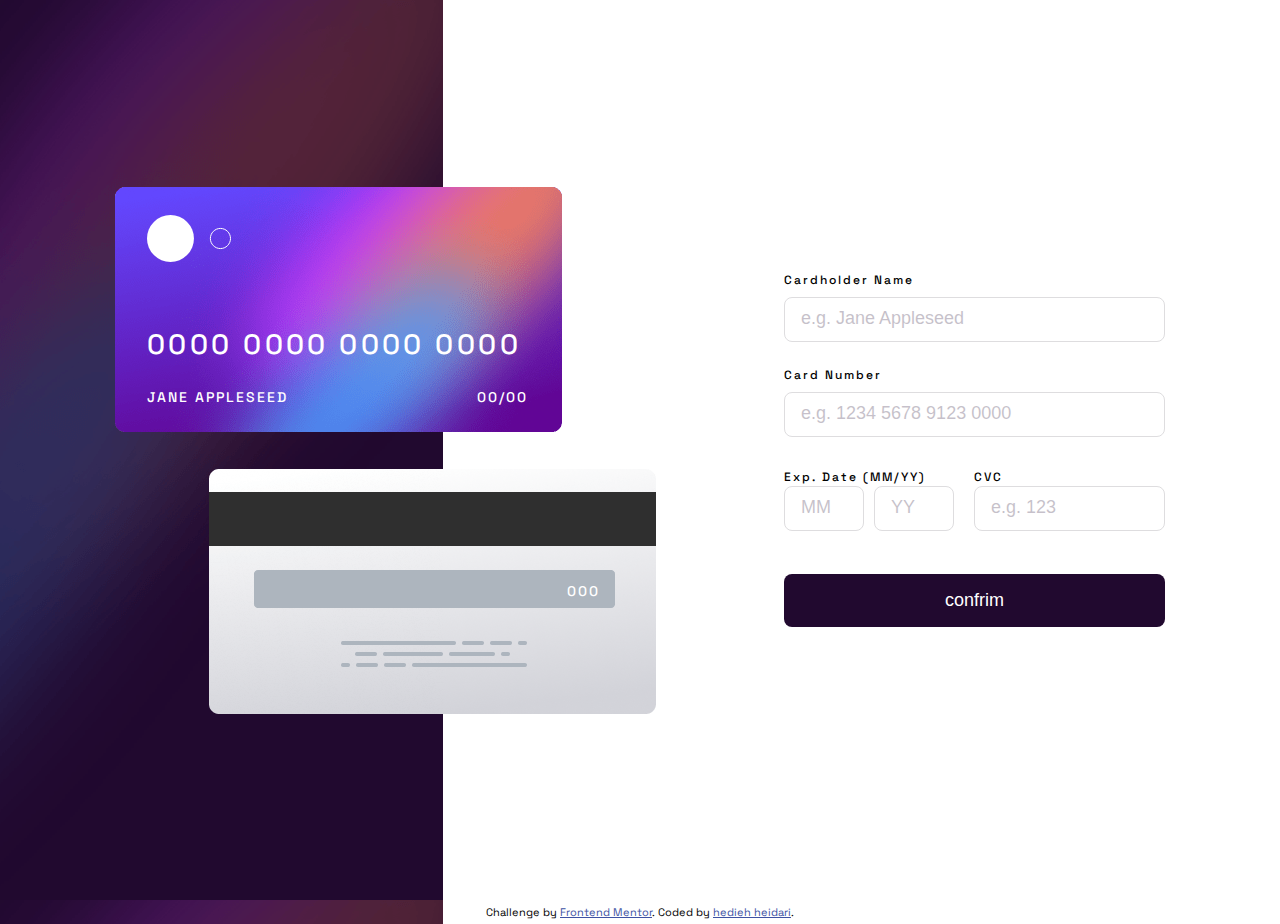
<file: index.html>
<!DOCTYPE html>
<html lang="en">

<head>
    <meta charset="UTF-8">
    <meta http-equiv="X-UA-Compatible" content="IE=edge">
    <meta name="viewport" content="width=device-width, initial-scale=1.0">
    <link href="https://fonts.googleapis.com/css2?family=Space+Grotesk:wght@500&display=swap" rel="stylesheet">
    <link rel="stylesheet" href="style.css">
    <link rel="icon" type="image/png" sizes="32x32" href="images/favicon-32x32.png">

    <title>Interactive card details form</title>
</head>

<body>
    <div class="layout">
        <div class="container">
            <div class="container-cards">
                <div class="container-card-front">
                    <div class="card-front">
                        <div class="card-front-details">
                            <div class="card-number-front" id="cardNumber">0000 0000 0000 0000</div>
                            <div class="info-front-card">
                                <div class="card-name-front" id="cardName">Jane Appleseed</div>
                                <div class="date">
                                    <div class="card-date-front" id="cardDate"> 00/</div>
                                    <div id="cardDyear" class="card-date-year">00</div>
                                </div>
                            </div>
                        </div>
                    </div>
                </div>
                <div class="container-cards-back">
                    <div class="card-back">
                        <div class="card-number-back" id="cvcnumber"> 000</div>
                    </div>
                </div>
            </div>

            <!-- container-inputs -->
            <div class="container-inputs">
                <form action="#" method="post" id="Myform" target="_blank">
                    <label for="Cardholder"> Cardholder Name</label>
                    <input type="text" id="Cardholder" class="cardholder" name="Cardholder-name"
                        placeholder="e.g. Jane Appleseed" onchange="myFunction();">
                    <span id="HolderEror"></span>
                    <label for="cardnumber">Card Number</label>
                    <input type="text" id="CardNumber" name="Cardnumber" class="cardnumber"
                        placeholder="e.g. 1234 5678 9123 0000" maxlength="19" onchange="myFunction();">
                    <span id="NumberEror"></span>
                    <div class="three-last-inputs">
                        <div class="exp-container-inputs">
                            <label for="exp">Exp. Date (MM/YY)</label>
                            <input type="text" id="exp" placeholder="MM" onchange="myFunction();">
                            <input type="text" id="expYear" placeholder="YY" onchange="myFunction();">
                            <span id="ExpEror"></span>
                        </div>
                        <div class="cvc-container-input">
                            <label for="cvc">CVC</label>
                            <input type="text" id="cvc" placeholder="e.g. 123" onchange="myFunction();">
                            <span id="CvcEror"></span>
                        </div>
                    </div>
                    <input type="submit" class="button" value="confrim">

                </form>
            </div>
        </div>
        <!-- 
        completed state  -->
        <!-- 
        <div class="display-input-completed" id="displayinput">
            <div class="container-inputs-completed">
                <div class="completed-state-container">
                    <p class="title-completed">THANK YOU!</p>
                    <p class="description-completed">We've added your card details</p>
                </div>
                <input type="submit" class="button" value="Continue">


            </div>
        </div> -->

    </div>
    <footer>
        <div class="attribution">
            Challenge by <a href="https://www.frontendmentor.io?ref=challenge" target="_blank">Frontend Mentor</a>.
            Coded by <a href="https://github.com/hedize">hedieh heidari</a>.
        </div>
    </footer>
    <script src="main.js"></script>
</body>

</html>
</file>
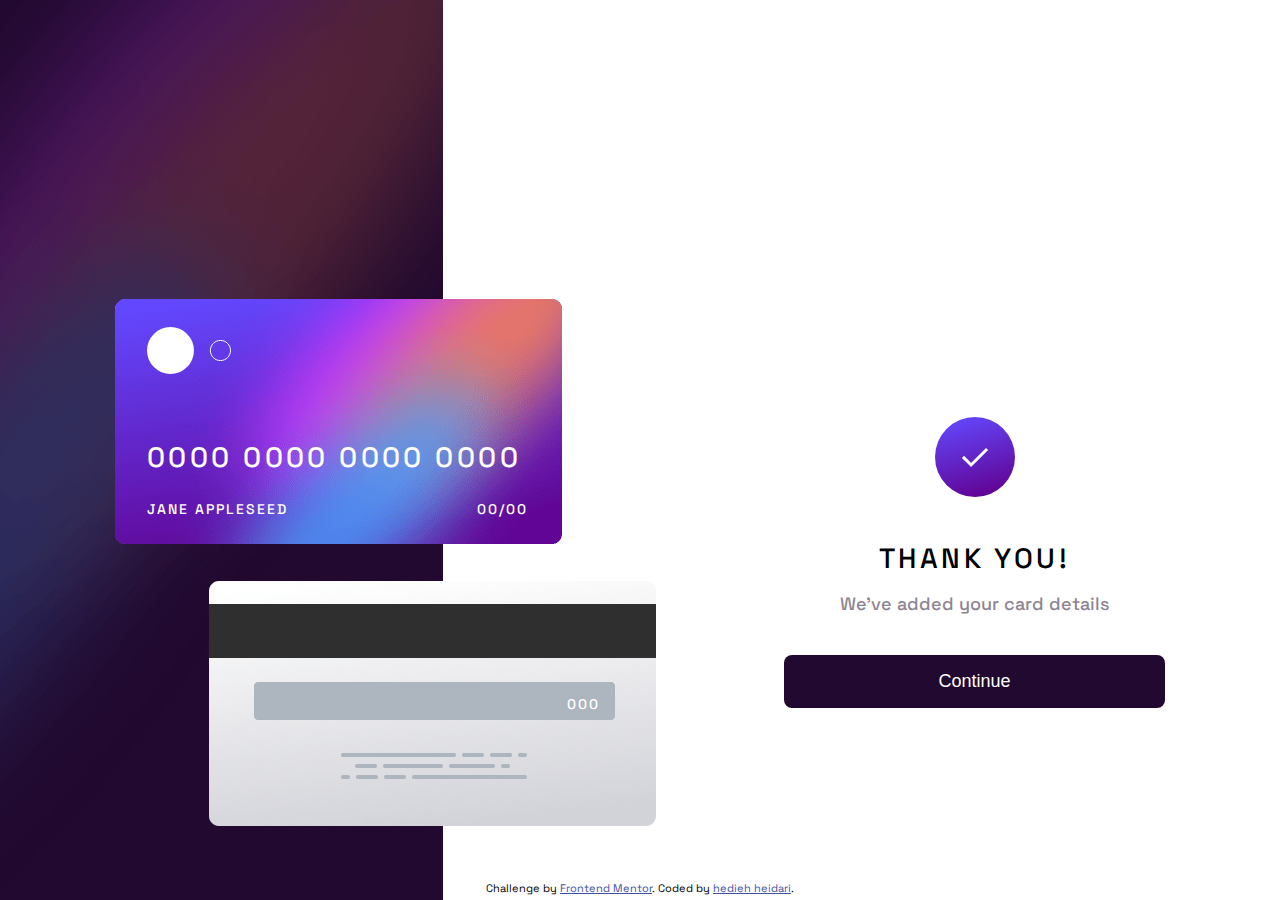
<file: index-completed.html>
<!DOCTYPE html>
<html lang="en">

<head>
    <meta charset="UTF-8">
    <meta http-equiv="X-UA-Compatible" content="IE=edge">
    <meta name="viewport" content="width=device-width, initial-scale=1.0">
    <link href="https://fonts.googleapis.com/css2?family=Space+Grotesk:wght@500&display=swap" rel="stylesheet">
    <link rel="stylesheet" href="style-completed.css">
    <link rel="icon" type="image/png" sizes="32x32" href="images/favicon-32x32.png">

    <title>Interactive card details form</title>
</head>

<body>
    <div class="layout">
        <div class="container">
            <div class="container-cards">
                <div class="container-card-front">
                    <div class="card-front">
                        <div class="card-front-details">
                            <div class="card-number-front">0000 0000 0000 0000</div>
                            <div class="info-front-card">
                                <div class="card-name-front">Jane Appleseed</div>
                                <div class="card-date-front"> 00/00</div>
                            </div>
                        </div>
                    </div>
                </div>
                <div class="container-cards-back">
                    <div class="card-back">
                        <span class="card-number-back"> 000</span>
                    </div>
                </div>
            </div>

            <!-- completed state  -->

            <div class="display-input-completed" id="displayinput">
                <div class="container-inputs-completed">
                    <div class="completed-state-container">
                        <p class="title-completed">THANK YOU!</p>
                        <p class="description-completed">We've added your card details</p>
                    </div>
                    <input type="submit" class="button" value="Continue">
                </div>
            </div>
        </div>
        <footer>
            <div class="attribution">
                Challenge by <a href="https://www.frontendmentor.io?ref=challenge" target="_blank">Frontend
                    Mentor</a>.
                Coded by <a href="https://github.com/hedize">hedieh heidari</a>.
            </div>

        </footer>
    </div>

</body>

</html>
</file>
<file: style.css>
* {
    box-sizing: border-box;
    margin: 0;
    padding: 0;
}

:root {
    /* Primary-color */

    /* -active input border */
    --Lineargradient: hsl(249, 99%, 64%) to hsl(278, 94%, 30%);
    /* input errors */
    --Red: hsl(0, 100%, 66%);

    /* Neutral-color */

    --White: hsl(0, 0%, 100%);
    --Lightgrayishviolet: hsl(270, 3%, 87%);
    --Darkgrayishviolet: hsl(279, 6%, 55%);
    --Verydarkviolet: hsl(278, 68%, 11%);

}

html,
body {
    min-height: 100vh;
}

body {
    font-size: 18px;
    font-family: 'Space Grotesk', sans-serif;
    background-image: url(images/bg-main-desktop.png);
    background-repeat: repeat-y;
    background-position: left -40px top;

}



span {
    color: var(--Red);
    font-style: normal;
    font-weight: 500;
    font-size: 12px;
    line-height: 15px;

}

.layout {
    min-height: 100vh;
    display: flex;
    justify-content: center;
    align-items: center;
    flex-direction: column;



}

.container {
    width: 1050px;
    display: flex;
    align-items: center;
    justify-content: space-between;
    /* margin-right: ; */

}

.container-cards {
    width: 541px;
    height: 527px;
    display: flex;
    flex-direction: column;
}

/* front of card */
.container-card-front {
    background-image: url(images/bg-card-front.png);
    background-size: contain;
    background-repeat: no-repeat;
    align-self: flex-start;


}

.card-front,
.card-back {
    width: 447px;
    height: 245px;
    border-radius: 10px;
    /* box-shadow: 10px 30px  40px var(--Lightgrayishviolet); */
}





.card-front {
    background-image: url(images/card-logo.svg);
    background-position: left 32px top 28px;
    background-repeat: no-repeat;
    margin-bottom: 37px;
    padding: 28px 32px 26px 32px;
    display: flex;
    align-items: flex-end;

}

.card-front-details {
    color: var(--White);
}

.card-front-details>.card-number-front {
    font-weight: 500;
    font-size: 28px;
    line-height: 36px;
    letter-spacing: 3.42222px;
    margin-bottom: 25.5px;
    margin-right: 7px;
}


.card-front-details>.info-front-card {
    display: flex;
    justify-content: space-between;
}

.info-front-card>.card-name-front,
.card-date-front,
.card-date-year {
    font-weight: 500;
    font-size: 14px;
    line-height: 18px;
    letter-spacing: 2px;
    text-transform: uppercase;

}

.date {
    display: flex;
    flex-direction: row;

}


/* back of card */
.container-cards-back {
    background-image: url(images/bg-card-back.png);
    background-repeat: no-repeat;
    background-size: contain;
    align-self: flex-end;

}

.card-back {
    display: flex;
    align-items: center;
    justify-content: end;
}

.card-back>.card-number-back {
    margin-right: 56px;
    color: var(--White);
    font-weight: 500;
    font-size: 14px;
    line-height: 18px;
    letter-spacing: 2px;
}

.container-inputs {

    display: flex;
    justify-content: center;

}

form {
    display: flex;
    flex-direction: column;
    margin-top: auto;
}

input {
    border: 1px solid var(--Lightgrayishviolet);
    border-radius: 8px;
    padding: 11px 16px 11px;

}

input::placeholder {
    color: var(--Verydarkviolet);
    opacity: 0.25;
    font-weight: 500;
    font-size: 18px;
    line-height: 23px;

}

input:focus {
    outline: none;
    border: 1px solid;
    border-image-source: linear-gradient(to bottom, hsl(249, 99%, 64%), hsl(278, 94%, 30%));
    border-radius: 8px;
    border-image-slice: 2;
}

.three-last-inputs {
    display: flex;
    justify-content: space-between;
}

.cardholder,
.cardnumber,
.three-last-inputs {
    width: 381px;
    height: 45px;
    margin-bottom: 26px;
}

#exp {
    width: 80px;
    height: 45px;
    margin-right: 5px;
}

#expYear {
    width: 80px;
    height: 45px;
    margin-right: 5px;
}

#cvc {
    width: 191px;
    height: 45px;
}

label {
    margin-bottom: 9px;
    font-weight: 500;
    font-size: 12px;
    line-height: 15px;
    letter-spacing: 2px;
}

.button {
    height: 53px;
    background-color: var(--Verydarkviolet);
    font-weight: 500;
    font-size: 18px;
    line-height: 23px;
    color: var(--White);
    border: 0;
    border-radius: 8px;
    cursor: pointer;
    margin-bottom: 0;
    margin-top: 40px;
}

footer {
    display: flex;
    justify-content: center;


}

.attribution {
    padding: 5px;
    font-size: 11px;
    text-align: center;
}

.attribution a {
    color: hsl(228, 45%, 44%);
}




/* tablet-design */
@media screen and (max-width:1040px) {



    .container {
        width: 750px;
        margin-bottom: 0;
        flex-direction: row;



    }

    .container-cards {

        width: 350px;
        height: 400px;
        margin-top: 32px;
        flex-direction: column;




    }

    .container-cards-back,
    .container-cards-front {
        background-size: contain;

    }

    .container-card-front {
        margin-bottom: 20px;
    }





    .card-front,
    .card-back {
        width: 350px;
        height: 200px;

    }



    .card-front {

        padding: 17px 25px 25px 25px;
        margin-bottom: 0;
    }

    .card-front-details>.card-number-front {
        font-size: 20px;
        margin-left: 6px;

    }


    .info-front-card>.card-name-front,
    .card-date-front,
    .card-date-year {
        font-size: 9px;
        line-height: 11px;
        letter-spacing: 1.28571px;
    }



    .card-back>.card-number-back {
        margin-right: 35px;
        font-size: 12px;
        line-height: 11px;
        letter-spacing: 1.28571px;
        margin-bottom: 9px;
    }

    .container-inputs {
        margin-bottom: 0;
        width: 327px;
        height: 328px;
    }


    .cardholder,
    .cardnumber,
    .three-last-inputs {
        width: 327px;
        height: 45px;
        margin-bottom: 20px;
    }

    #exp {
        width: 72px;
        height: 45px;
        margin-right: 5px;
    }

    #expYear {
        width: 72px;
        height: 45px;
        margin-right: 5px;
    }

    #cvc {
        width: 164px;
        height: 45px;
    }


    label {
        margin-bottom: 9px;
        font-weight: 500;
        font-size: 12px;
        line-height: 15px;
        letter-spacing: 2px;
    }

    .button {
        margin-top: 28px;
    }


}

/* mobile-design */
@media screen and (max-width:800px) {
    body {
        background-image: none;
    }

    .layout {
        background-image: url(images/bg-main-mobile.png);
        background-repeat: repeat-x;
        background-position: top;

    }

    .container {
        width: 375px;
        margin-bottom: 45px;
        flex-direction: column;
        align-items: center;
    }

    .container-cards {
        width: 343px;
        height: 251px;
        margin-top: 32px;
        margin-bottom: 48px;
        flex-direction: column-reverse;



    }

    .container-cards-front {
        align-self: flex-start;
        z-index: 1;
    }

    .container-cards-back {
        margin-bottom: -69px;
        align-self: flex-end;

    }

    .card-front,
    .card-back {
        width: 286px;
        height: 157px;

    }

    .card-front {
        background-position: left 19px top 17px;
        background-size: 54px;
        background-repeat: no-repeat;
        padding: 17px 19px 19px 19px;
        margin-bottom: 0;
    }

    .card-front-details>.card-number-front {
        font-size: 18px;
        line-height: 23px;
        letter-spacing: 2.2px;
        margin-bottom: 17px;
        margin-right: 0;
    }


    .info-front-card>.card-name-front,
    .card-date-front,
    .card-date-year {
        font-size: 9px;
        line-height: 11px;
        letter-spacing: 1.28571px;
    }



    .card-back>.card-number-back {
        margin-right: 35px;
        font-size: 9px;
        line-height: 11px;
        letter-spacing: 1.28571px;
    }

    .container-inputs {
        margin-bottom: 0;
        width: 327px;
        height: 328px;
    }


    .cardholder,
    .cardnumber,
    .three-last-inputs {
        width: 327px;
        height: 45px;
        margin-bottom: 20px;
    }

    #exp {
        width: 72px;
        height: 45px;
        margin-right: 5px;
    }

    #expYear {
        width: 72px;
        height: 45px;
        margin-right: 5px;
    }


    #cvc {
        width: 164px;
        height: 45px;
    }



    .card-date-year {
        font-size: 9px;
        line-height: 11px;
        letter-spacing: 1.28571px;
    }


    label {
        margin-bottom: 9px;
        font-weight: 500;
        font-size: 12px;
        line-height: 15px;
        letter-spacing: 2px;
    }

    .button {
        margin-top: 28px;
    }



}

/*  Completed state start  */
/* .display-input-completed {
    display: none;
}

.container-inputs-completed {
    width: 381px;
    height: 291px;
    display: flex;
    flex-direction: column;
    justify-content: flex-end;
    background-image: url(images/icon-complete.svg);
    background-repeat: no-repeat;
    background-position: top;
    background-size: 80px 80px;
}

.completed-state-container {

    height: 75px;
    display: flex;
    flex-direction: column;
    align-items: center;
    justify-content: space-between;

}


.title-completed {

    font-weight: 500;
    font-size: 28px;
    line-height: 36px;
    text-align: center;
    letter-spacing: 3.42222px;
}


.description-completed {
    font-weight: 500;
    font-size: 18px;
    line-height: 23px;
    color: var(--Darkgrayishviolet);
}

.button {
    width: 381px;
    height: 53px;
    background-color: var(--Verydarkviolet);
    font-weight: 500;
    font-size: 18px;
    line-height: 23px;
    color: var(--White);
    border: 0;
    border-radius: 8px;
    cursor: pointer;
    margin-bottom: 0;
    margin-top: 40px;
} */

/* mobile-design-Completed state start */

/* @media screen and (max-width:650px) {
    .display-input-completed {
        display: none;
    }

    .container-inputs-completed {
        width: 327px;
        height: 291px;
        margin-bottom: 82px;

    }

    .completed-state-container {

        margin-bottom: 35px;
    }

    .button {
        width: 327px;
    }

} */

/* mobile-design */
</file>
<file: style-completed.css>
* {
    box-sizing: border-box;
    margin: 0;
    padding: 0;
}

:root {
    /* Primary-color */

    /* -active input border */
    --Lineargradient: hsl(249, 99%, 64%) to hsl(278, 94%, 30%);
    /* input errors */
    --Red: hsl(0, 100%, 66%);

    /* Neutral-color */

    --White: hsl(0, 0%, 100%);
    --Lightgrayishviolet: hsl(270, 3%, 87%);
    --Darkgrayishviolet: hsl(279, 6%, 55%);
    --Verydarkviolet: hsl(278, 68%, 11%);

}

html,
body {
    min-height: 100vh;
}

body {
    font-size: 18px;
    font-family: 'Space Grotesk', sans-serif;
}

footer {
    display: flex;

}

span {
    color: var(--Red);
    font-style: normal;
    font-weight: 500;
    font-size: 12px;
    line-height: 15px;
}

.layout {
    min-height: 100vh;
    display: flex;
    justify-content: flex-end;
    align-items: center;
    flex-direction: column;
    background-image: url(images/bg-main-desktop.png);
    background-repeat: no-repeat;
    background-position: left -40px top;

}

.container {
    width: 1050px;
    display: flex;
    align-items: center;
    justify-content: space-between;
    /* margin-right: ; */
    margin-bottom: 50px;
}

.container-cards {
    width: 541px;
    height: 527px;
    display: flex;
    flex-direction: column;
}

/* front of card */
.container-card-front {
    background-image: url(images/bg-card-front.png);
    background-repeat: no-repeat;
    background-size: contain;
    align-self: flex-start;

}

.card-front,
.card-back {
    width: 447px;
    height: 245px;
}

.card-front {
    background-image: url(images/card-logo.svg);
    background-position: left 32px top 28px;
    background-repeat: no-repeat;
    margin-bottom: 37px;
    padding: 28px 32px 26px 32px;
    display: flex;
    align-items: flex-end;

}

.card-front-details {
    color: var(--White);
}

.card-front-details>.card-number-front {
    font-weight: 500;
    font-size: 28px;
    line-height: 36px;
    letter-spacing: 3.42222px;
    margin-bottom: 25.5px;
    margin-right: 7px;
}


.card-front-details>.info-front-card {
    display: flex;
    justify-content: space-between;
}

.info-front-card>.card-name-front,
.card-date-front {
    font-weight: 500;
    font-size: 14px;
    line-height: 18px;
    letter-spacing: 2px;
    text-transform: uppercase;
}

/* back of card */
.container-cards-back {
    background-image: url(images/bg-card-back.png);
    background-repeat: no-repeat;
    background-size: contain;
    align-self: flex-end;

}

.card-back {
    display: flex;
    align-items: center;
    justify-content: end;
}

.card-back>.card-number-back {
    margin-right: 56px;
    color: var(--White);
    font-weight: 500;
    font-size: 14px;
    line-height: 18px;
    letter-spacing: 2px;
}



.attribution {
    padding: 5px;
    font-size: 11px;
    text-align: center;
}

.attribution a {
    color: hsl(228, 45%, 44%);
}


/*  Completed state start  */


.container-inputs-completed {
    width: 381px;
    height: 291px;
    display: flex;
    flex-direction: column;
    justify-content: flex-end;
    background-image: url(images/icon-complete.svg);
    background-repeat: no-repeat;
    background-position: top;
    background-size: 80px 80px;
}

.completed-state-container {

    height: 75px;
    display: flex;
    flex-direction: column;
    align-items: center;
    justify-content: space-between;

}


.title-completed {

    font-weight: 500;
    font-size: 28px;
    line-height: 36px;
    text-align: center;
    letter-spacing: 3.42222px;
}


.description-completed {
    font-weight: 500;
    font-size: 18px;
    line-height: 23px;
    color: var(--Darkgrayishviolet);
}

.button {
    width: 381px;
    height: 53px;
    background-color: var(--Verydarkviolet);
    font-weight: 500;
    font-size: 18px;
    line-height: 23px;
    color: var(--White);
    border: 0;
    border-radius: 8px;
    cursor: pointer;
    margin-bottom: 0;
    margin-top: 40px;
}


/* tablet design completed state  */

@media screen and (max-width:1040px) {
    body {
        background-image: none;

    }

    .layout {
        background-image: url(images/bg-main-desktop.png);
        background-repeat: no-repeat;


    }

    .container {
        width: 750px;
        margin-bottom: 45px;
        flex-direction: row;



    }

    .container-cards {

        width: 350px;
        height: 400px;
        margin-top: 32px;
        margin-bottom: 48px;
        flex-direction: column;




    }

    .container-cards-back,
    .container-cards-front {
        background-size: contain;

    }

    .container-card-front {
        margin-bottom: 20px;
    }





    .card-front,
    .card-back {
        width: 350px;
        height: 200px;

    }



    .card-front {

        padding: 17px 25px 25px 25px;
        margin-bottom: 0;
    }

    .card-front-details>.card-number-front {
        font-size: 20px;
        margin-left: 6px;

    }


    .info-front-card>.card-name-front,
    .card-date-front,
    .card-date-year {
        font-size: 9px;
        line-height: 11px;
        letter-spacing: 1.28571px;
    }



    .card-back>.card-number-back {
        margin-right: 35px;
        font-size: 12px;
        line-height: 11px;
        letter-spacing: 1.28571px;
        margin-bottom: 9px;
    }

    .container-inputs-completed {
        width: 327px;
        height: 291px;
        display: flex;
        flex-direction: column;
        justify-content: flex-end;
        background-image: url(images/icon-complete.svg);
        background-repeat: no-repeat;
        background-position: top;
        background-size: 80px 80px;
    }



    .title-completed {

        font-weight: 500;
        font-size: 28px;
        line-height: 36px;
        text-align: center;
        letter-spacing: 3.42222px;
    }


    .description-completed {
        font-weight: 500;
        font-size: 18px;
        line-height: 23px;
        color: var(--Darkgrayishviolet);
    }

    .button {
        width: 327px;
        height: 53px;
        background-color: var(--Verydarkviolet);
        font-weight: 500;
        font-size: 18px;
        line-height: 23px;
        color: var(--White);
        border: 0;
        border-radius: 8px;
        cursor: pointer;
        margin-bottom: 0;
        margin-top: 40px;
    }

}

/* mobile-design-Completed state start */

@media screen and (max-width:750px) {
    .layout {
        background-image: url(images/bg-main-mobile.png);
        background-repeat: repeat-x;
        background-position: top;

    }

    .container {
        width: 375px;
        margin-bottom: 45px;
        flex-direction: column;
        align-items: center;
    }

    .container-cards {
        width: 343px;
        height: 251px;
        margin-top: 32px;
        margin-bottom: 48px;
        flex-direction: column-reverse;



    }

    .container-cards-front {
        align-self: flex-start;
        z-index: 1;
    }

    .container-cards-back {
        margin-bottom: -69px;
        align-self: flex-end;

    }

    .card-front,
    .card-back {
        width: 286px;
        height: 157px;

    }

    .card-front {
        background-position: left 19px top 17px;
        background-size: 54px;
        background-repeat: no-repeat;
        padding: 17px 19px 19px 19px;
        margin-bottom: 0;
    }

    .card-front-details>.card-number-front {
        font-size: 18px;
        line-height: 23px;
        letter-spacing: 2.2px;
        margin-bottom: 17px;
        margin-right: 0;
    }


    .info-front-card>.card-name-front,
    .card-date-front,
    .card-date-year {
        font-size: 9px;
        line-height: 11px;
        letter-spacing: 1.28571px;
    }



    .card-back>.card-number-back {
        margin-right: 35px;
        font-size: 9px;
        line-height: 11px;
        letter-spacing: 1.28571px;
    }


    .card-date-year {
        font-size: 9px;
        line-height: 11px;
        letter-spacing: 1.28571px;
    }

    .container-inputs-completed {
        width: 327px;
        height: 291px;
        display: flex;
        flex-direction: column;
        justify-content: flex-end;
        background-image: url(images/icon-complete.svg);
        background-repeat: no-repeat;
        background-position: top;
        background-size: 80px 80px;
    }



    .title-completed {

        font-weight: 500;
        font-size: 28px;
        line-height: 36px;
        text-align: center;
        letter-spacing: 3.42222px;
    }


    .description-completed {
        font-weight: 500;
        font-size: 18px;
        line-height: 23px;
        color: var(--Darkgrayishviolet);
    }

    .button {
        width: 327px;
        height: 53px;
        background-color: var(--Verydarkviolet);
        font-weight: 500;
        font-size: 18px;
        line-height: 23px;
        color: var(--White);
        border: 0;
        border-radius: 8px;
        cursor: pointer;
        margin-bottom: 0;
        margin-top: 40px;
    }




}
</file>
